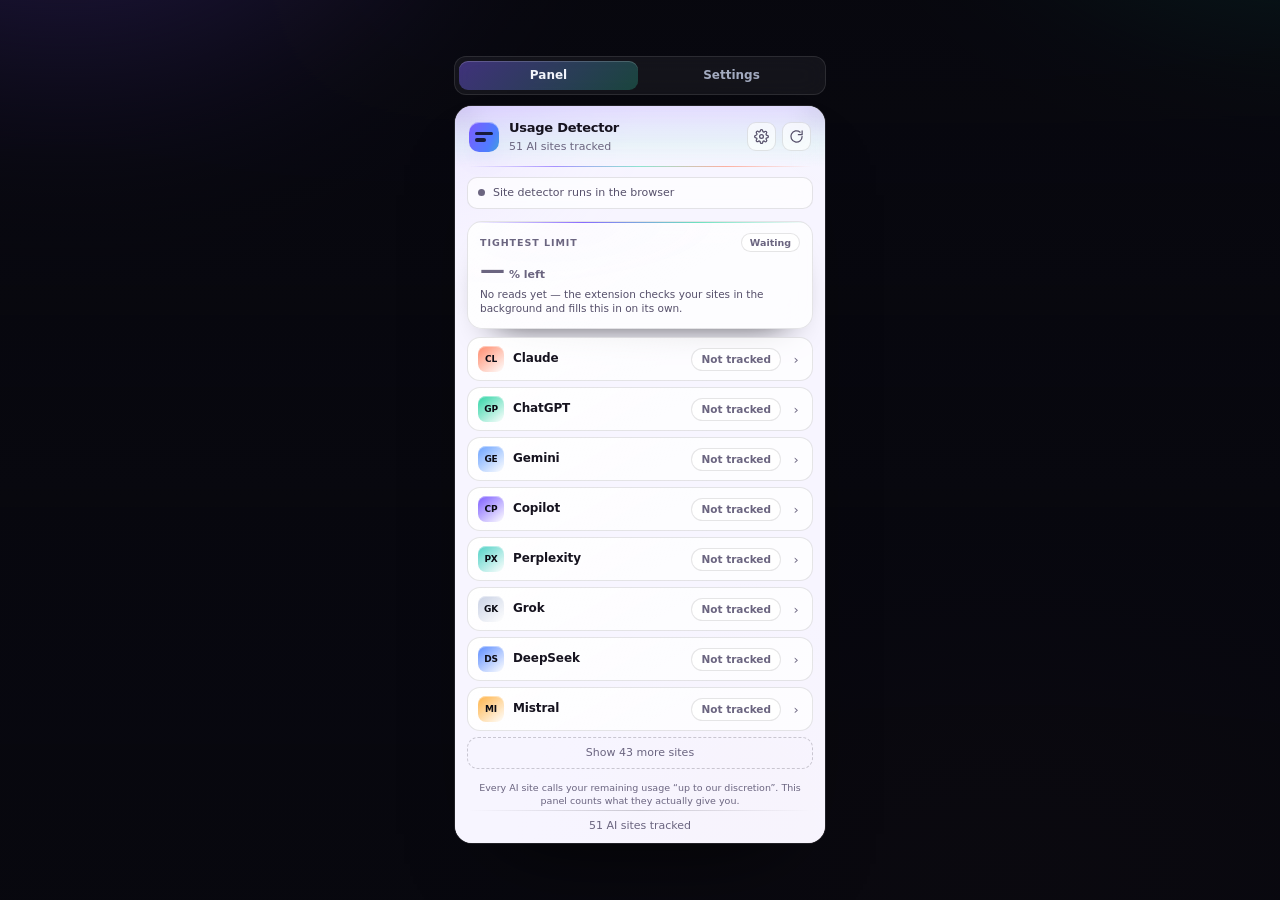
<file: preview/index.html>
<!doctype html>
<html lang="en">
<head>
<meta charset="utf-8">
<meta name="viewport" content="width=device-width, initial-scale=1">
<title>Usage Detector</title>
<meta name="color-scheme" content="dark">
<link rel="stylesheet" href="/preview/preview.css">
</head>
<body>
<main class="shell">
  <nav class="tabs" role="tablist" aria-label="Extension pages">
    <button class="tab is-on" type="button" role="tab" aria-selected="true" data-view="panel" data-src="/extension/popup/popup.html">Panel</button>
    <button class="tab" type="button" role="tab" aria-selected="false" data-view="settings" data-src="/extension/options/options.html">Settings</button>
  </nav>
  <iframe id="stage-frame" src="/extension/popup/popup.html" title="Usage Detector panel"></iframe>
</main>
<script src="/preview/preview.js"></script>
</body>
</html>
</file>
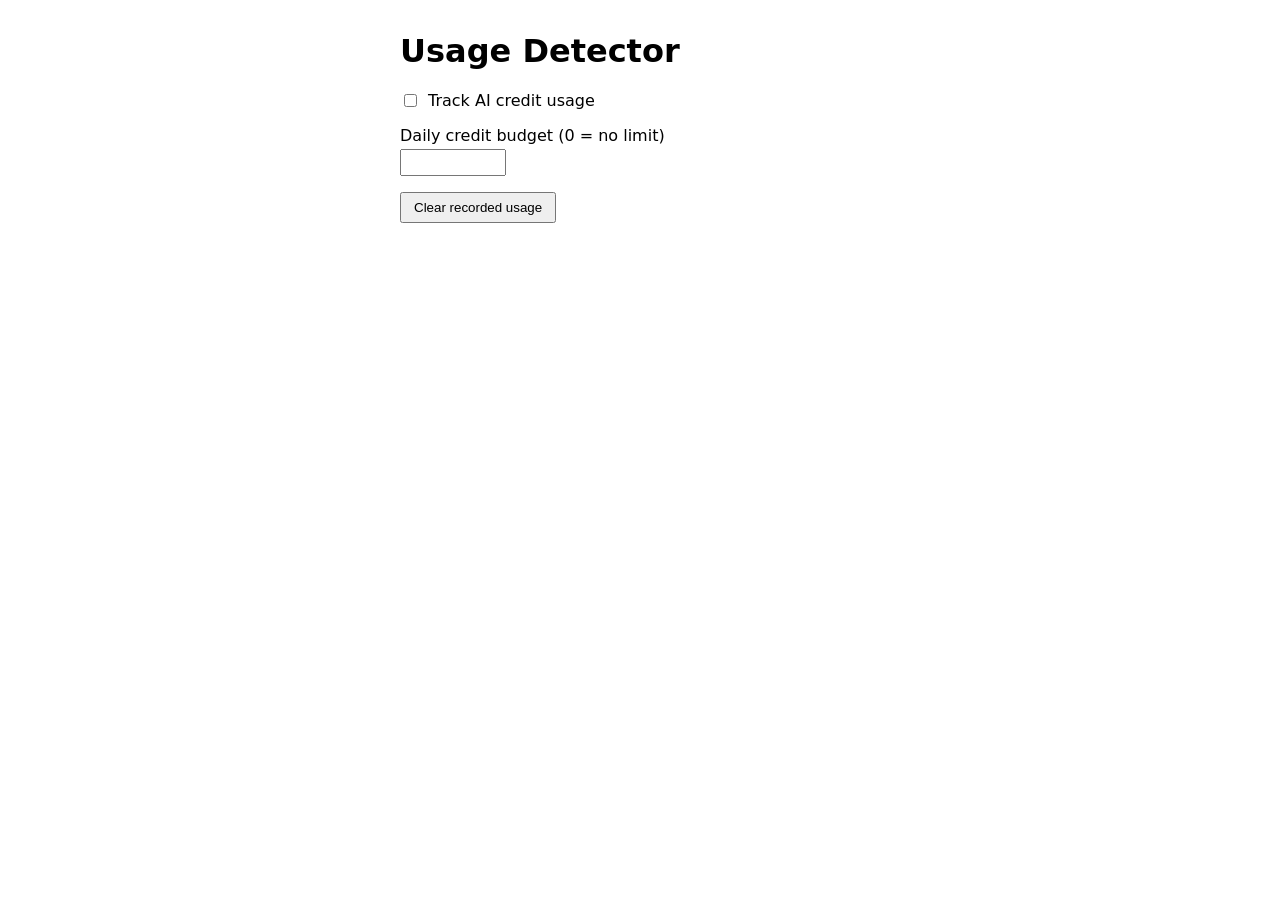
<file: options.html>
<!DOCTYPE html>
<html lang="en">
  <head>
    <meta charset="UTF-8" />
    <title>Usage Detector — Options</title>
    <style>
      body { font-family: system-ui, sans-serif; max-width: 480px; margin: 32px auto; padding: 0 16px; }
      label { display: flex; align-items: center; gap: 8px; margin-bottom: 16px; }
      .field { margin-bottom: 16px; }
      .field input { width: 90px; padding: 4px 6px; }
      button { padding: 6px 12px; }
      #status { color: #666; font-size: 13px; }
    </style>
  </head>
  <body>
    <h1>Usage Detector</h1>
    <label>
      <input type="checkbox" id="enabled" />
      Track AI credit usage
    </label>
    <div class="field">
      <label for="budget" style="display:block; margin-bottom:4px;">Daily credit budget (0 = no limit)</label>
      <input type="number" id="budget" min="0" step="1" />
    </div>
    <button id="clear">Clear recorded usage</button>
    <p id="status"></p>
    <script src="options.js"></script>
  </body>
</html>
</file>
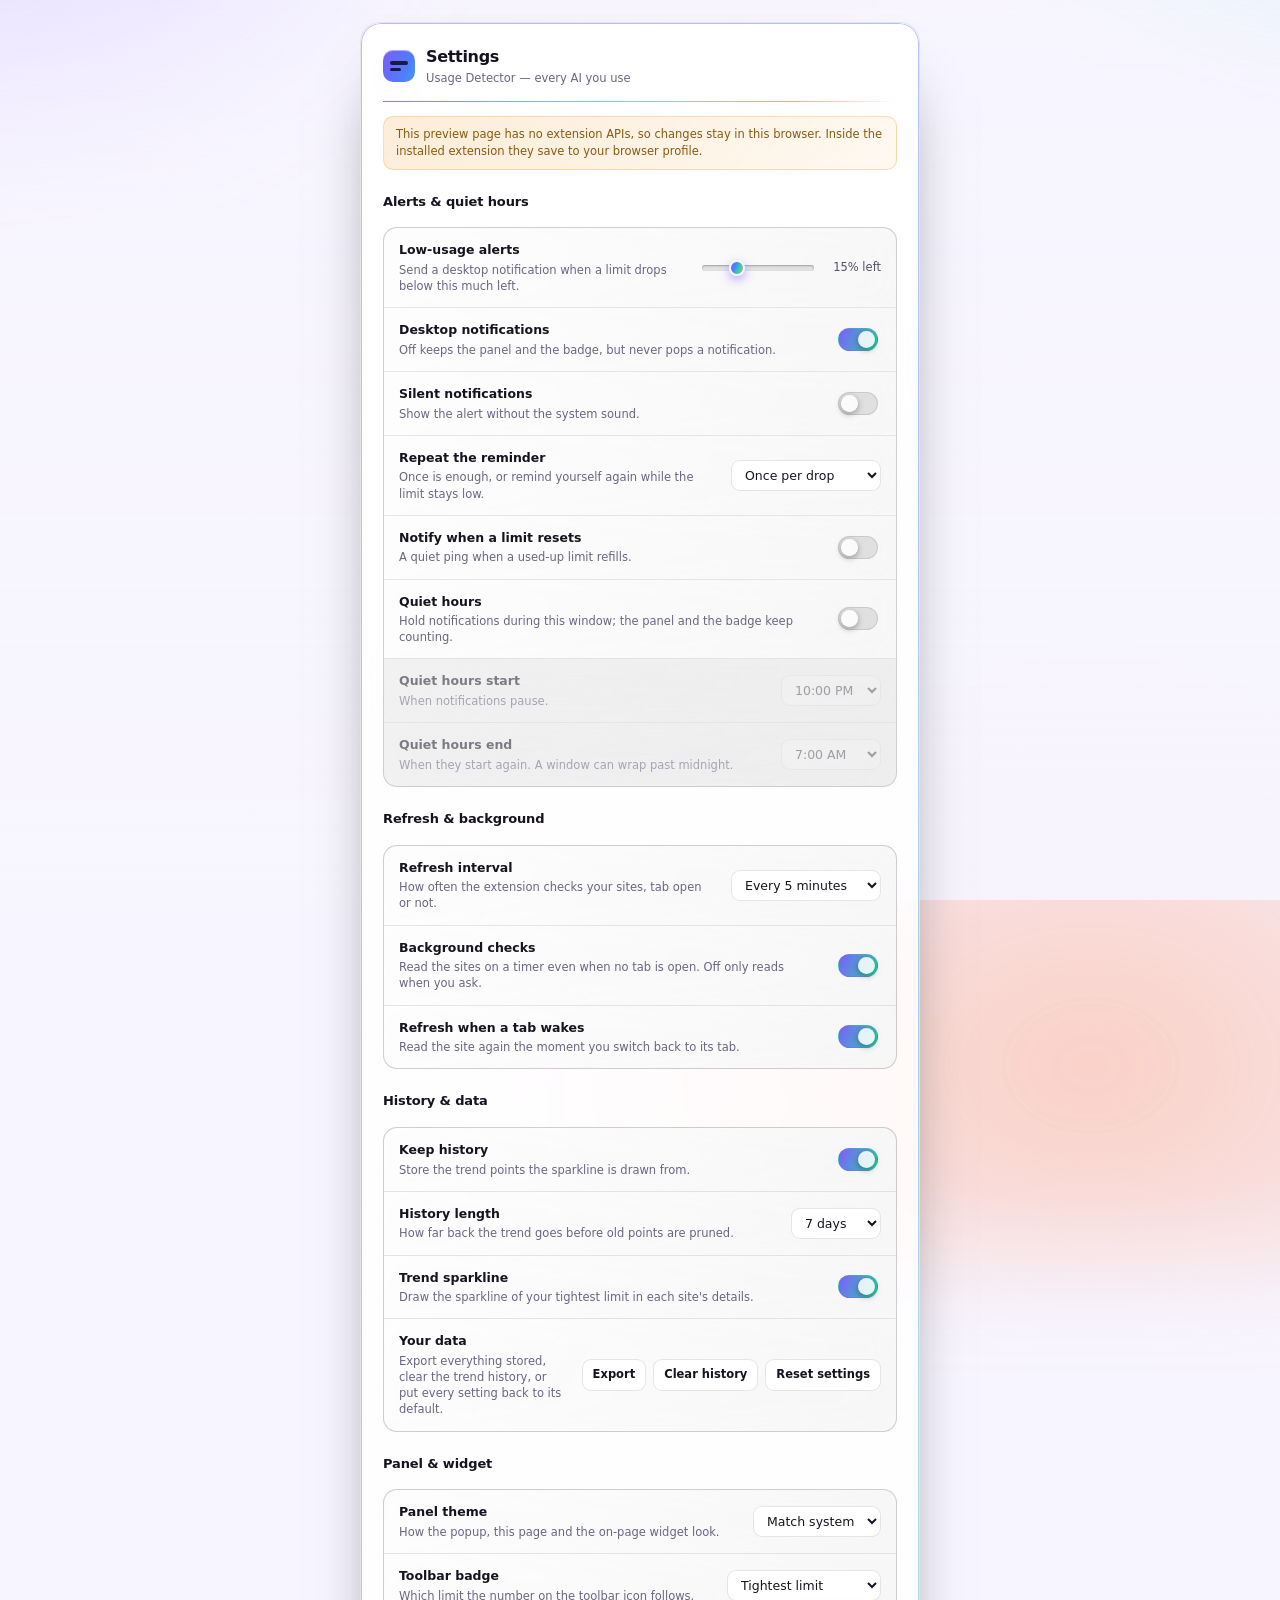
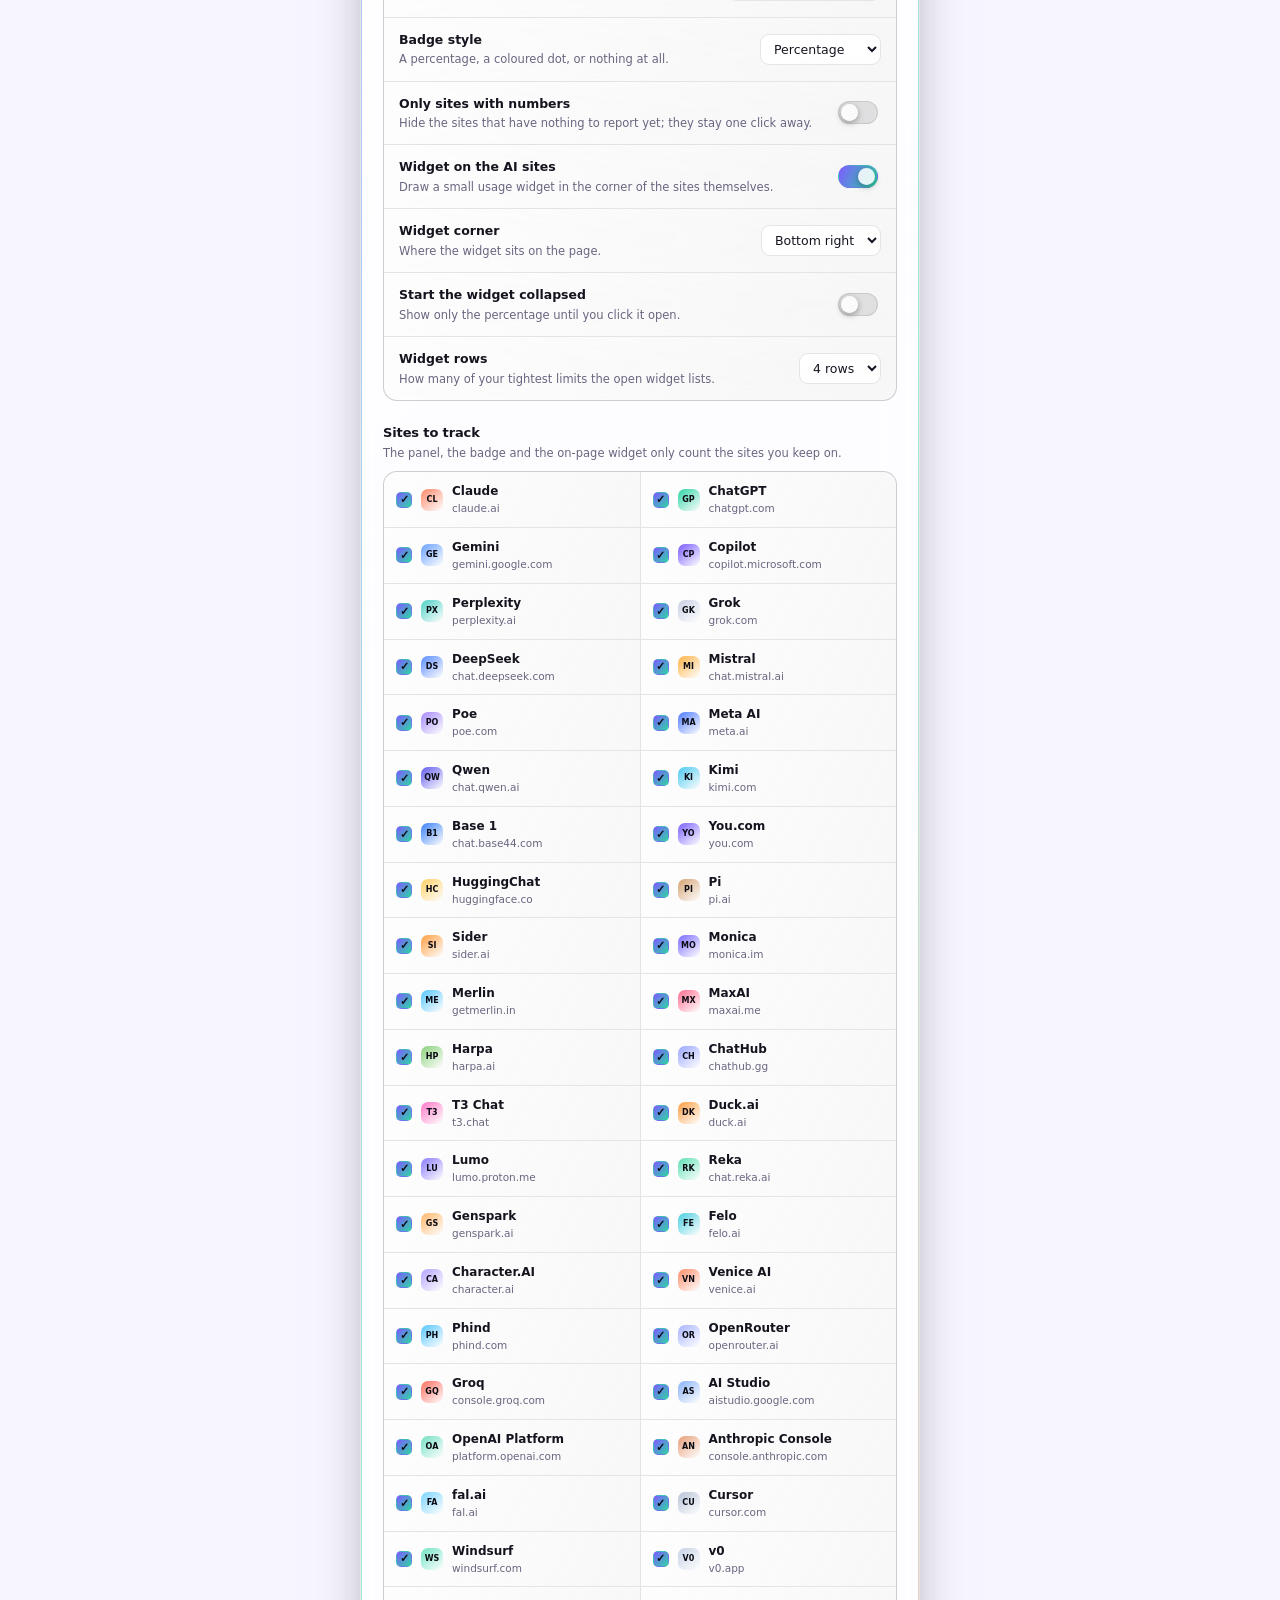
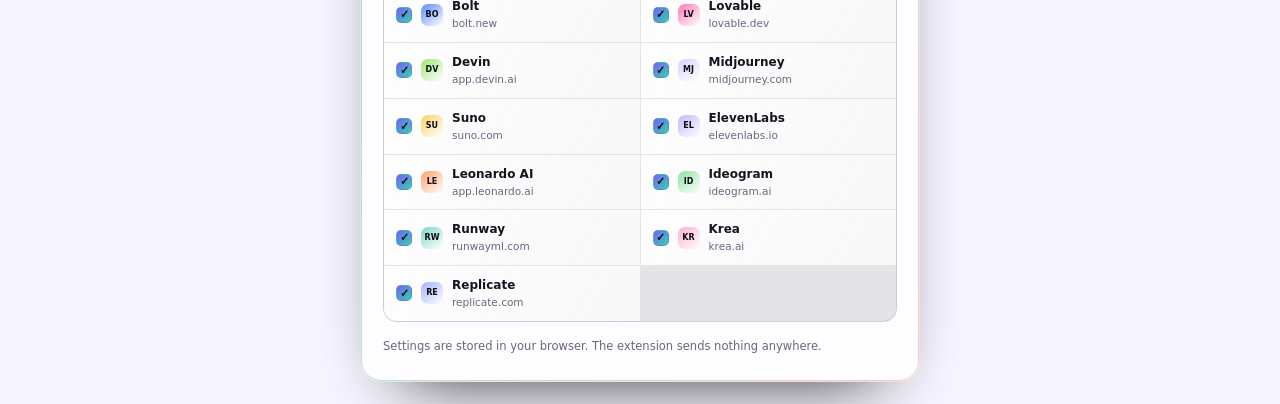
<file: extension/options/options.html>
<!doctype html>
<html lang="en">
<head>
<meta charset="utf-8">
<meta name="viewport" content="width=device-width, initial-scale=1">
<title>Usage Detector — Settings</title>
<link rel="stylesheet" href="options.css">
</head>
<body>
<main class="panel">
  <header class="head">
    <span class="logo" aria-hidden="true"><i></i><i></i></span>
    <div class="head-text">
      <h1>Settings</h1>
      <p>Usage Detector — every AI you use</p>
    </div>
    <span class="saved" id="saved" aria-live="polite"></span>
  </header>

  <p class="banner" id="banner" hidden></p>

  <h2 class="group-title">Alerts &amp; quiet hours</h2>
  <form class="rows" id="alerts" autocomplete="off">
    <div class="row">
      <div class="row-text">
        <label class="row-title" for="alertThreshold">Low-usage alerts</label>
        <span class="row-hint">Send a desktop notification when a limit drops below this much left.</span>
      </div>
      <div class="control">
        <input id="alertThreshold" name="alertThreshold" type="range" min="1" max="50" step="1">
        <output id="alertThresholdValue" for="alertThreshold">15% left</output>
      </div>
    </div>

    <div class="row">
      <div class="row-text">
        <label class="row-title" for="notifications">Desktop notifications</label>
        <span class="row-hint">Off keeps the panel and the badge, but never pops a notification.</span>
      </div>
      <div class="control">
        <input id="notifications" name="notifications" class="switch" type="checkbox">
      </div>
    </div>

    <div class="row" id="silentNotificationsRow">
      <div class="row-text">
        <label class="row-title" for="silentNotifications">Silent notifications</label>
        <span class="row-hint">Show the alert without the system sound.</span>
      </div>
      <div class="control">
        <input id="silentNotifications" name="silentNotifications" class="switch" type="checkbox">
      </div>
    </div>

    <div class="row" id="alertRepeatRow">
      <div class="row-text">
        <label class="row-title" for="alertRepeatMinutes">Repeat the reminder</label>
        <span class="row-hint">Once is enough, or remind yourself again while the limit stays low.</span>
      </div>
      <div class="control">
        <select id="alertRepeatMinutes" name="alertRepeatMinutes">
          <option value="0">Once per drop</option>
          <option value="15">Every 15 minutes</option>
          <option value="30">Every 30 minutes</option>
          <option value="60">Every hour</option>
          <option value="120">Every 2 hours</option>
        </select>
      </div>
    </div>

    <div class="row">
      <div class="row-text">
        <label class="row-title" for="notifyOnReset">Notify when a limit resets</label>
        <span class="row-hint">A quiet ping when a used-up limit refills.</span>
      </div>
      <div class="control">
        <input id="notifyOnReset" name="notifyOnReset" class="switch" type="checkbox">
      </div>
    </div>

    <div class="row">
      <div class="row-text">
        <label class="row-title" for="quietHours">Quiet hours</label>
        <span class="row-hint">Hold notifications during this window; the panel and the badge keep counting.</span>
      </div>
      <div class="control">
        <input id="quietHours" name="quietHours" class="switch" type="checkbox">
      </div>
    </div>

    <div class="row" id="quietStartRow">
      <div class="row-text">
        <label class="row-title" for="quietStart">Quiet hours start</label>
        <span class="row-hint">When notifications pause.</span>
      </div>
      <div class="control">
        <select id="quietStart" name="quietStart"></select>
      </div>
    </div>

    <div class="row" id="quietEndRow">
      <div class="row-text">
        <label class="row-title" for="quietEnd">Quiet hours end</label>
        <span class="row-hint">When they start again. A window can wrap past midnight.</span>
      </div>
      <div class="control">
        <select id="quietEnd" name="quietEnd"></select>
      </div>
    </div>
  </form>

  <h2 class="group-title">Refresh &amp; background</h2>
  <form class="rows" id="refresh" autocomplete="off">
    <div class="row">
      <div class="row-text">
        <label class="row-title" for="refreshMinutes">Refresh interval</label>
        <span class="row-hint">How often the extension checks your sites, tab open or not.</span>
      </div>
      <div class="control">
        <select id="refreshMinutes" name="refreshMinutes">
          <option value="1">Every minute</option>
          <option value="2">Every 2 minutes</option>
          <option value="5">Every 5 minutes</option>
          <option value="10">Every 10 minutes</option>
          <option value="15">Every 15 minutes</option>
          <option value="30">Every 30 minutes</option>
        </select>
      </div>
    </div>

    <div class="row">
      <div class="row-text">
        <label class="row-title" for="backgroundPolling">Background checks</label>
        <span class="row-hint">Read the sites on a timer even when no tab is open. Off only reads when you ask.</span>
      </div>
      <div class="control">
        <input id="backgroundPolling" name="backgroundPolling" class="switch" type="checkbox">
      </div>
    </div>

    <div class="row">
      <div class="row-text">
        <label class="row-title" for="refreshOnFocus">Refresh when a tab wakes</label>
        <span class="row-hint">Read the site again the moment you switch back to its tab.</span>
      </div>
      <div class="control">
        <input id="refreshOnFocus" name="refreshOnFocus" class="switch" type="checkbox">
      </div>
    </div>
  </form>

  <h2 class="group-title">History &amp; data</h2>
  <form class="rows" id="history" autocomplete="off">
    <div class="row">
      <div class="row-text">
        <label class="row-title" for="recordHistory">Keep history</label>
        <span class="row-hint">Store the trend points the sparkline is drawn from.</span>
      </div>
      <div class="control">
        <input id="recordHistory" name="recordHistory" class="switch" type="checkbox">
      </div>
    </div>

    <div class="row" id="historyDaysRow">
      <div class="row-text">
        <label class="row-title" for="historyDays">History length</label>
        <span class="row-hint">How far back the trend goes before old points are pruned.</span>
      </div>
      <div class="control">
        <select id="historyDays" name="historyDays">
          <option value="3">3 days</option>
          <option value="7">7 days</option>
          <option value="14">14 days</option>
          <option value="30">30 days</option>
        </select>
      </div>
    </div>

    <div class="row" id="showHistoryRow">
      <div class="row-text">
        <label class="row-title" for="showHistory">Trend sparkline</label>
        <span class="row-hint">Draw the sparkline of your tightest limit in each site's details.</span>
      </div>
      <div class="control">
        <input id="showHistory" name="showHistory" class="switch" type="checkbox">
      </div>
    </div>

    <div class="row">
      <div class="row-text">
        <span class="row-title">Your data</span>
        <span class="row-hint">Export everything stored, clear the trend history, or put every setting back to its default.</span>
      </div>
      <div class="control actions">
        <button type="button" class="action" id="exportData">Export</button>
        <button type="button" class="action" id="clearHistory">Clear history</button>
        <button type="button" class="action" id="resetSettings">Reset settings</button>
      </div>
    </div>
  </form>

  <h2 class="group-title">Panel &amp; widget</h2>
  <form class="rows" id="panel" autocomplete="off">
    <div class="row">
      <div class="row-text">
        <label class="row-title" for="theme">Panel theme</label>
        <span class="row-hint">How the popup, this page and the on-page widget look.</span>
      </div>
      <div class="control">
        <select id="theme" name="theme">
          <option value="auto">Match system</option>
          <option value="light">Light</option>
          <option value="dark">Dark</option>
        </select>
      </div>
    </div>

    <div class="row" id="badgeModeRow">
      <div class="row-text">
        <label class="row-title" for="badgeMode">Toolbar badge</label>
        <span class="row-hint">Which limit the number on the toolbar icon follows.</span>
      </div>
      <div class="control">
        <select id="badgeMode" name="badgeMode"></select>
      </div>
    </div>

    <div class="row" id="badgeStyleRow">
      <div class="row-text">
        <label class="row-title" for="badgeStyle">Badge style</label>
        <span class="row-hint">A percentage, a coloured dot, or nothing at all.</span>
      </div>
      <div class="control">
        <select id="badgeStyle" name="badgeStyle">
          <option value="percent">Percentage</option>
          <option value="dot">Coloured dot</option>
          <option value="off">Hidden</option>
        </select>
      </div>
    </div>

    <div class="row">
      <div class="row-text">
        <label class="row-title" for="hideIdleSites">Only sites with numbers</label>
        <span class="row-hint">Hide the sites that have nothing to report yet; they stay one click away.</span>
      </div>
      <div class="control">
        <input id="hideIdleSites" name="hideIdleSites" class="switch" type="checkbox">
      </div>
    </div>

    <div class="row">
      <div class="row-text">
        <label class="row-title" for="overlayEnabled">Widget on the AI sites</label>
        <span class="row-hint">Draw a small usage widget in the corner of the sites themselves.</span>
      </div>
      <div class="control">
        <input id="overlayEnabled" name="overlayEnabled" class="switch" type="checkbox">
      </div>
    </div>

    <div class="row" id="overlayPositionRow">
      <div class="row-text">
        <label class="row-title" for="overlayPosition">Widget corner</label>
        <span class="row-hint">Where the widget sits on the page.</span>
      </div>
      <div class="control">
        <select id="overlayPosition" name="overlayPosition">
          <option value="bottom-right">Bottom right</option>
          <option value="bottom-left">Bottom left</option>
          <option value="top-right">Top right</option>
          <option value="top-left">Top left</option>
        </select>
      </div>
    </div>

    <div class="row" id="overlayCompactRow">
      <div class="row-text">
        <label class="row-title" for="overlayCompact">Start the widget collapsed</label>
        <span class="row-hint">Show only the percentage until you click it open.</span>
      </div>
      <div class="control">
        <input id="overlayCompact" name="overlayCompact" class="switch" type="checkbox">
      </div>
    </div>

    <div class="row" id="overlayRowsRow">
      <div class="row-text">
        <label class="row-title" for="overlayRows">Widget rows</label>
        <span class="row-hint">How many of your tightest limits the open widget lists.</span>
      </div>
      <div class="control">
        <select id="overlayRows" name="overlayRows">
          <option value="1">1 row</option>
          <option value="2">2 rows</option>
          <option value="3">3 rows</option>
          <option value="4">4 rows</option>
          <option value="5">5 rows</option>
          <option value="6">6 rows</option>
        </select>
      </div>
    </div>
  </form>

  <h2 class="group-title">Sites to track</h2>
  <p class="group-hint">The panel, the badge and the on-page widget only count the sites you keep on.</p>
  <div class="sites" id="sites"></div>

  <p class="foot">Settings are stored in your browser. The extension sends nothing anywhere.</p>
</main>

<script src="../sites.js"></script>
<script src="../settings.js"></script>
<script src="options.js"></script>
</body>
</html>
</file>
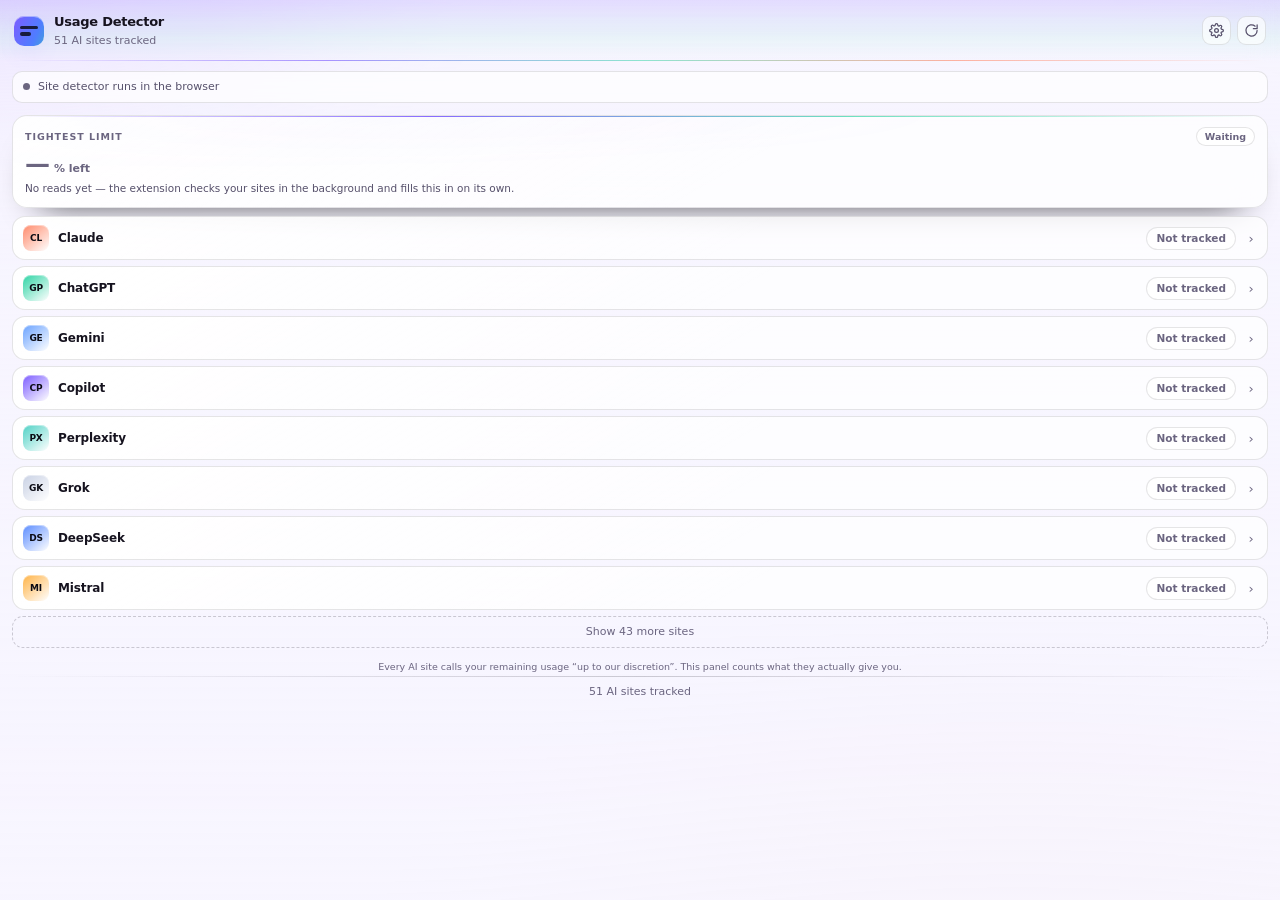
<file: extension/popup/popup.html>
<!doctype html>
<html lang="en">
<head>
<meta charset="utf-8">
<meta name="viewport" content="width=device-width, initial-scale=1">
<title>Usage Detector</title>
<link rel="stylesheet" href="popup.css">
</head>
<body>
<header class="head">
  <div class="brand">
    <span class="logo" aria-hidden="true"><i></i><i></i></span>
    <div class="brand-text">
      <h1>Usage Detector</h1>
      <p id="subtitle">AI limits</p>
    </div>
  </div>
  <div class="head-actions">
    <button id="settings" class="icon-btn" type="button" title="Settings" aria-label="Open settings">
      <svg viewBox="0 0 24 24" width="15" height="15" fill="none" stroke="currentColor" stroke-width="2" stroke-linecap="round" stroke-linejoin="round" aria-hidden="true">
        <circle cx="12" cy="12" r="3"></circle>
        <path d="M19.4 15a1.7 1.7 0 0 0 .34 1.87l.06.06a2 2 0 1 1-2.83 2.83l-.06-.06a1.7 1.7 0 0 0-1.87-.34 1.7 1.7 0 0 0-1 1.55V21a2 2 0 1 1-4 0v-.09a1.7 1.7 0 0 0-1.11-1.55 1.7 1.7 0 0 0-1.87.34l-.06.06a2 2 0 1 1-2.83-2.83l.06-.06a1.7 1.7 0 0 0 .34-1.87 1.7 1.7 0 0 0-1.55-1H3a2 2 0 1 1 0-4h.09a1.7 1.7 0 0 0 1.55-1.11 1.7 1.7 0 0 0-.34-1.87l-.06-.06a2 2 0 1 1 2.83-2.83l.06.06a1.7 1.7 0 0 0 1.87.34H9a1.7 1.7 0 0 0 1-1.55V3a2 2 0 1 1 4 0v.09a1.7 1.7 0 0 0 1 1.55 1.7 1.7 0 0 0 1.87-.34l.06-.06a2 2 0 1 1 2.83 2.83l-.06.06a1.7 1.7 0 0 0-.34 1.87V9a1.7 1.7 0 0 0 1.55 1H21a2 2 0 1 1 0 4h-.09a1.7 1.7 0 0 0-1.55 1Z"></path>
      </svg>
    </button>
    <button id="refresh" class="icon-btn" type="button" title="Refresh" aria-label="Refresh usage">
      <svg viewBox="0 0 24 24" width="15" height="15" fill="none" stroke="currentColor" stroke-width="2" stroke-linecap="round" stroke-linejoin="round" aria-hidden="true">
        <path d="M21 12a9 9 0 1 1-3.2-6.9"></path>
        <path d="M21 3v6h-6"></path>
      </svg>
    </button>
  </div>
</header>

<section id="detect" class="detect" aria-live="polite">
  <span class="detect-dot" aria-hidden="true"></span>
  <span id="detect-text" class="detect-text">Checking this tab…</span>
  <button id="detect-action" class="detect-action" type="button" hidden>Read tab</button>
</section>

<section id="overview" class="overview" aria-live="polite"></section>

<main id="providers" class="providers" aria-live="polite"></main>

<p class="why">Every AI site calls your remaining usage “up to our discretion”. This panel counts what they actually give you.</p>

<footer class="foot">
  <span id="foot-text" class="foot-text">Tracking your AI sites</span>
  <button id="open-active" class="link" type="button" hidden>Open site</button>
</footer>

<script src="../sites.js"></script>
<script src="../settings.js"></script>
<script src="popup.js"></script>
</body>
</html>
</file>
<file: preview/preview.css>
:root {
  color-scheme: dark;
  --bg: #08080f;
  --line: rgba(255, 255, 255, 0.1);
}

* {
  box-sizing: border-box;
}

html {
  background: var(--bg);
}

body {
  margin: 0;
  min-height: 100vh;
  display: grid;
  place-items: center;
  padding: 28px 20px;
  background: transparent;
  font: 13px/1.45 ui-sans-serif, system-ui, -apple-system, "Segoe UI", Roboto, "Helvetica Neue", Arial, sans-serif;
  -webkit-font-smoothing: antialiased;
  overflow-x: hidden;
}

/* the same colour field the panel sits on inside the browser */
body::before,
body::after {
  content: "";
  position: fixed;
  inset: 0;
  pointer-events: none;
}

body::before {
  inset: -30% -20%;
  background:
    radial-gradient(38% 34% at 18% 8%, rgba(124, 92, 255, 0.5), transparent 70%),
    radial-gradient(34% 30% at 88% 4%, rgba(47, 212, 165, 0.34), transparent 70%),
    radial-gradient(44% 40% at 70% 88%, rgba(255, 138, 107, 0.34), transparent 70%);
  filter: blur(60px) saturate(140%);
}

body::after {
  background: linear-gradient(180deg, rgba(8, 8, 15, 0.55), rgba(8, 8, 15, 0.9) 60%, rgba(8, 8, 15, 0.96));
}

.shell {
  position: relative;
  z-index: 1;
  width: 100%;
  max-width: 620px;
  display: grid;
  justify-items: center;
  gap: 10px;
}

/* panel and settings, side by side — the two pages the extension ships */
.tabs {
  display: flex;
  gap: 4px;
  width: 100%;
  max-width: 372px;
  padding: 4px;
  border: 1px solid var(--line);
  border-radius: 12px;
  background: rgba(255, 255, 255, 0.05);
  backdrop-filter: blur(12px);
}

body[data-view="settings"] .tabs {
  max-width: 620px;
}

.tab {
  flex: 1;
  padding: 6px 10px;
  border: 0;
  border-radius: 9px;
  background: none;
  color: #a3abc0;
  font: inherit;
  font-size: 12px;
  font-weight: 620;
  cursor: pointer;
  transition: background 0.16s ease, color 0.16s ease;
}

.tab:hover {
  color: #f2f4fb;
}

.tab.is-on {
  color: #f2f4fb;
  background: linear-gradient(135deg, rgba(124, 92, 255, 0.42), rgba(47, 212, 165, 0.26));
  box-shadow: inset 0 1px 0 rgba(255, 255, 255, 0.18);
}

.tab:focus-visible {
  outline: 2px solid rgba(124, 92, 255, 0.9);
  outline-offset: 2px;
}

.shell iframe {
  display: block;
  width: 100%;
  max-width: 372px;
  height: 560px;
  border: 1px solid var(--line);
  border-radius: 18px;
  background: transparent;
  box-shadow: 0 40px 90px -50px rgba(0, 0, 0, 0.95);
}

body[data-view="settings"] .shell iframe {
  max-width: 620px;
}

@media (max-width: 420px) {
  body {
    padding: 16px 12px;
  }

  .shell {
    max-width: none;
  }

  .shell iframe {
    border-radius: 16px;
  }
}
</file>
<file: extension/options/options.css>
:root {
  --bg: #08080f;
  --ink: #f2f4fb;
  --muted: #a3abc0;
  --dim: #788199;
  --line: rgba(255, 255, 255, 0.1);
  --line-strong: rgba(255, 255, 255, 0.18);
  --glass: rgba(255, 255, 255, 0.05);
  --glass-2: rgba(255, 255, 255, 0.085);
  --panel-wash: linear-gradient(150deg, rgba(255, 255, 255, 0.08), rgba(255, 255, 255, 0.024) 58%);
  --row-wash: linear-gradient(120deg, rgba(255, 255, 255, 0.05), rgba(255, 255, 255, 0.015));
  --track: rgba(255, 255, 255, 0.1);
  --scrim: linear-gradient(180deg, rgba(8, 8, 15, 0.55) 0%, rgba(8, 8, 15, 0.88) 60%, rgba(8, 8, 15, 0.96) 100%);
  --ok: #2fd4a5;
  --ok-ink: #6ff0c8;
  --warn-ink: #ffc978;
  --claude: #ff8a6b;
  --chatgpt: #2fd4a5;
  --flow: linear-gradient(115deg, #7c5cff 0%, #4f7dff 32%, #2fd4a5 66%, #ff8a6b 100%);
  color-scheme: dark;
}

:root[data-theme="light"] {
  --bg: #f7f5ff;
  --ink: #16131f;
  --muted: #56506b;
  --dim: #6b6580;
  --line: rgba(22, 19, 31, 0.11);
  --line-strong: rgba(22, 19, 31, 0.2);
  --glass: rgba(255, 255, 255, 0.7);
  --glass-2: rgba(255, 255, 255, 0.92);
  --panel-wash: linear-gradient(150deg, rgba(255, 255, 255, 0.97), rgba(255, 255, 255, 0.76) 58%);
  --row-wash: linear-gradient(120deg, rgba(255, 255, 255, 0.95), rgba(255, 255, 255, 0.72));
  --track: rgba(22, 19, 31, 0.1);
  --scrim: linear-gradient(180deg, rgba(247, 245, 255, 0.45) 0%, rgba(247, 245, 255, 0.84) 60%, rgba(247, 245, 255, 0.94) 100%);
  --ok-ink: #0f7a5b;
  --warn-ink: #8a5a10;
  color-scheme: light;
}

* {
  box-sizing: border-box;
}

html {
  background: var(--bg);
}

body {
  position: relative;
  margin: 0;
  min-height: 100vh;
  padding: 22px 20px;
  background: transparent;
  color: var(--ink);
  font: 13.5px/1.5 ui-sans-serif, system-ui, -apple-system, "Segoe UI", Roboto, "Helvetica Neue", Arial, sans-serif;
  -webkit-font-smoothing: antialiased;
}

body::before,
body::after {
  content: "";
  position: fixed;
  z-index: -1;
  pointer-events: none;
}

body::before {
  inset: -40% -30%;
  background:
    radial-gradient(36% 32% at 16% 12%, rgba(124, 92, 255, 0.62), transparent 70%),
    radial-gradient(34% 30% at 88% 6%, rgba(47, 212, 165, 0.42), transparent 70%),
    radial-gradient(44% 40% at 72% 88%, rgba(255, 138, 107, 0.46), transparent 70%);
  filter: blur(52px) saturate(140%);
  animation: drift 28s ease-in-out infinite alternate;
}

body::after {
  inset: 0;
  background: var(--scrim);
}

:root[data-theme="light"] body::before {
  background:
    radial-gradient(36% 32% at 16% 12%, rgba(160, 132, 255, 0.48), transparent 70%),
    radial-gradient(34% 30% at 88% 6%, rgba(63, 214, 175, 0.38), transparent 70%),
    radial-gradient(44% 40% at 72% 88%, rgba(255, 156, 126, 0.4), transparent 70%);
}

@keyframes drift {
  0% {
    transform: translate3d(-3%, -2%, 0) scale(1.05);
  }
  50% {
    transform: translate3d(3%, 2%, 0) scale(1.12);
  }
  100% {
    transform: translate3d(4%, -3%, 0) scale(1.07);
  }
}

.panel {
  position: relative;
  max-width: 560px;
  margin: 0 auto;
  padding: 22px 22px 26px;
  border-radius: 20px;
  background: var(--panel-wash);
  border: 1px solid var(--line);
  backdrop-filter: blur(22px) saturate(140%);
  box-shadow: 0 34px 70px -42px rgba(0, 0, 0, 0.95), inset 0 1px 0 rgba(255, 255, 255, 0.08);
}

.panel::before {
  content: "";
  position: absolute;
  inset: 0;
  border-radius: inherit;
  padding: 1px;
  background: var(--flow);
  opacity: 0.45;
  -webkit-mask: linear-gradient(#000 0 0) content-box, linear-gradient(#000 0 0);
  -webkit-mask-composite: xor;
  mask: linear-gradient(#000 0 0) content-box, linear-gradient(#000 0 0);
  mask-composite: exclude;
  pointer-events: none;
}

/* header */
.head {
  position: relative;
  display: flex;
  align-items: center;
  gap: 11px;
  padding-bottom: 15px;
}

.head::after {
  content: "";
  position: absolute;
  left: 0;
  right: 0;
  bottom: 0;
  height: 1px;
  background: linear-gradient(90deg, rgba(124, 92, 255, 0.85), rgba(47, 212, 165, 0.7) 45%, rgba(255, 138, 107, 0.75) 80%, transparent);
}

.logo {
  width: 32px;
  height: 32px;
  flex: none;
  border-radius: 10px;
  background: var(--flow);
  background-size: 220% 220%;
  animation: shimmer 14s ease-in-out infinite alternate;
  display: flex;
  flex-direction: column;
  justify-content: center;
  gap: 3px;
  padding: 0 7px;
  box-shadow: 0 12px 26px -14px rgba(124, 92, 255, 0.95), inset 0 1px 0 rgba(255, 255, 255, 0.45);
}

@keyframes shimmer {
  from {
    background-position: 0% 50%;
  }
  to {
    background-position: 100% 50%;
  }
}

.logo i {
  display: block;
  height: 3.5px;
  border-radius: 2px;
  background: rgba(9, 9, 18, 0.82);
}

.logo i:first-child {
  width: 100%;
}

.logo i:last-child {
  width: 62%;
}

.head-text {
  min-width: 0;
}

h1 {
  margin: 0;
  font-size: 16px;
  font-weight: 680;
  letter-spacing: -0.02em;
}

.head-text p {
  margin: 1px 0 0;
  font-size: 11.5px;
  color: var(--dim);
}

.saved {
  margin-left: auto;
  flex: none;
  font-size: 11px;
  font-weight: 720;
  color: var(--ok-ink);
  opacity: 0;
  transition: opacity 0.18s ease;
}

.saved.is-on {
  opacity: 1;
}

/* rows */
.rows {
  display: grid;
  gap: 1px;
  margin: 16px 0 0;
  border: 1px solid var(--line);
  border-radius: 14px;
  overflow: hidden;
  background: var(--line);
}

.row {
  display: flex;
  align-items: center;
  justify-content: space-between;
  gap: 18px;
  padding: 13px 15px;
  background: var(--row-wash);
  backdrop-filter: blur(14px);
  transition: background 0.16s ease;
}

.row:hover {
  background: linear-gradient(120deg, rgba(124, 92, 255, 0.14), rgba(47, 212, 165, 0.08));
}

.row-text {
  min-width: 0;
}

.row-title {
  display: block;
  font-weight: 660;
  font-size: 12.5px;
}

.row-hint {
  display: block;
  margin-top: 2px;
  font-size: 11.5px;
  line-height: 1.4;
  color: var(--dim);
}

.control {
  flex: none;
  display: flex;
  align-items: center;
  gap: 9px;
}

.actions {
  flex-wrap: wrap;
  justify-content: flex-end;
  gap: 7px;
}

.action {
  font: inherit;
  font-size: 11.5px;
  font-weight: 650;
  color: var(--ink);
  background: var(--glass-2);
  border: 1px solid var(--line);
  border-radius: 9px;
  padding: 6px 10px;
  cursor: pointer;
  transition: border-color 0.16s ease, background 0.16s ease, transform 0.16s ease;
}

.action:hover {
  border-color: var(--line-strong);
  background: linear-gradient(120deg, rgba(124, 92, 255, 0.22), rgba(47, 212, 165, 0.16));
  transform: translateY(-1px);
}

.action:focus-visible {
  outline: 2px solid rgba(124, 92, 255, 0.9);
  outline-offset: 2px;
}

input[type="range"] {
  -webkit-appearance: none;
  appearance: none;
  width: 112px;
  height: 6px;
  border-radius: 999px;
  background: var(--track);
  box-shadow: inset 0 1px 2px rgba(0, 0, 0, 0.3);
  cursor: pointer;
}

input[type="range"]::-webkit-slider-thumb {
  -webkit-appearance: none;
  appearance: none;
  width: 16px;
  height: 16px;
  border-radius: 999px;
  background: var(--flow);
  border: 2px solid rgba(255, 255, 255, 0.9);
  box-shadow: 0 4px 12px -2px rgba(124, 92, 255, 0.95);
}

output {
  min-width: 56px;
  text-align: right;
  font-size: 11.5px;
  color: var(--muted);
  font-variant-numeric: tabular-nums;
}

select {
  font: inherit;
  font-size: 12.5px;
  color: var(--ink);
  background: var(--glass-2);
  border: 1px solid var(--line);
  border-radius: 9px;
  padding: 6px 9px;
  cursor: pointer;
  box-shadow: inset 0 1px 0 rgba(255, 255, 255, 0.1);
}

select:hover {
  border-color: var(--line-strong);
}

select:focus-visible,
input[type="range"]:focus-visible {
  outline: 2px solid rgba(124, 92, 255, 0.9);
  outline-offset: 2px;
}

.banner {
  margin: 14px 0 0;
  padding: 9px 12px;
  font-size: 11.5px;
  line-height: 1.45;
  color: var(--warn-ink);
  background: linear-gradient(135deg, rgba(240, 166, 60, 0.2), rgba(240, 166, 60, 0.07));
  border: 1px solid rgba(240, 166, 60, 0.34);
  border-radius: 10px;
}

.foot {
  margin: 16px 0 0;
  font-size: 11.5px;
  color: var(--dim);
}

@media (max-width: 460px) {
  .panel {
    padding: 20px 16px 24px;
  }

  .row {
    flex-direction: column;
    align-items: flex-start;
    gap: 9px;
  }

  .control {
    width: 100%;
  }

  input[type="range"] {
    flex: 1;
    width: auto;
  }

  select {
    width: 100%;
  }
}

/* switches */
.switch {
  -webkit-appearance: none;
  appearance: none;
  position: relative;
  flex: none;
  width: 40px;
  height: 23px;
  border-radius: 999px;
  border: 1px solid var(--line);
  background: var(--track);
  cursor: pointer;
  transition: background 0.16s ease, border-color 0.16s ease;
}

.switch::after {
  content: "";
  position: absolute;
  top: 2px;
  left: 2px;
  width: 17px;
  height: 17px;
  border-radius: 999px;
  background: rgba(255, 255, 255, 0.86);
  box-shadow: 0 2px 6px rgba(0, 0, 0, 0.35);
  transition: transform 0.16s ease;
}

.switch:checked {
  background: linear-gradient(115deg, #7c5cff, #2fd4a5);
  border-color: transparent;
}

.switch:checked::after {
  transform: translateX(17px);
}

.switch:focus-visible {
  outline: 2px solid rgba(124, 92, 255, 0.9);
  outline-offset: 2px;
}

/* a row whose control is disabled by another setting */
.row.is-off {
  opacity: 0.5;
}

.row.is-off select,
.row.is-off input {
  pointer-events: none;
}

/* tracked sites */
.group-title {
  margin: 22px 0 0;
  font-size: 13px;
  font-weight: 680;
  letter-spacing: -0.01em;
}

.group-hint {
  margin: 3px 0 0;
  font-size: 11.5px;
  line-height: 1.4;
  color: var(--dim);
}

.sites {
  display: grid;
  grid-template-columns: repeat(2, minmax(0, 1fr));
  gap: 1px;
  margin-top: 10px;
  border: 1px solid var(--line);
  border-radius: 14px;
  overflow: hidden;
  background: var(--line);
}

.site {
  display: flex;
  align-items: center;
  gap: 9px;
  padding: 10px 12px;
  background: var(--row-wash);
  cursor: pointer;
  transition: background 0.16s ease;
}

.site:hover {
  background: linear-gradient(120deg, rgba(124, 92, 255, 0.14), rgba(47, 212, 165, 0.08));
}

.site input {
  -webkit-appearance: none;
  appearance: none;
  position: relative;
  flex: none;
  width: 16px;
  height: 16px;
  margin: 0;
  border-radius: 5px;
  border: 1px solid var(--line-strong);
  background: var(--glass);
  cursor: pointer;
}

.site input:checked {
  border-color: transparent;
  background: linear-gradient(135deg, #7c5cff, #2fd4a5);
}

.site input:checked::after {
  content: "✓";
  position: absolute;
  inset: 0;
  display: grid;
  place-items: center;
  font-size: 11px;
  font-weight: 800;
  color: #0b0b14;
}

.site input:focus-visible {
  outline: 2px solid rgba(124, 92, 255, 0.9);
  outline-offset: 2px;
}

.site-mark {
  flex: none;
  width: 22px;
  height: 22px;
  border-radius: 7px;
  display: grid;
  place-items: center;
  font-size: 8px;
  font-weight: 800;
  color: #0b0b14;
  background: linear-gradient(140deg, var(--accent, #7c5cff), rgba(255, 255, 255, 0.72));
}

.site-name {
  min-width: 0;
  display: grid;
  gap: 1px;
  font-size: 12px;
  font-weight: 620;
}

.site-host {
  font-size: 10.5px;
  font-weight: 400;
  color: var(--dim);
  overflow: hidden;
  text-overflow: ellipsis;
  white-space: nowrap;
}

@media (max-width: 460px) {
  .sites {
    grid-template-columns: 1fr;
  }
}

@media (prefers-reduced-motion: reduce) {
  body::before,
  .logo {
    animation: none;
  }

  .row,
  .site,
  .saved,
  .switch,
  .switch::after,
  .action {
    transition: none;
  }
}
</file>
<file: extension/popup/popup.css>
:root {
  --bg: #08080f;
  --ink: #f2f4fb;
  --muted: #a3abc0;
  --dim: #788199;
  --line: rgba(255, 255, 255, 0.1);
  --line-strong: rgba(255, 255, 255, 0.18);
  --glass: rgba(255, 255, 255, 0.05);
  --glass-2: rgba(255, 255, 255, 0.085);
  --card-wash: linear-gradient(150deg, rgba(255, 255, 255, 0.08), rgba(255, 255, 255, 0.022) 58%);
  --track: rgba(255, 255, 255, 0.09);
  --scrim: linear-gradient(180deg, rgba(8, 8, 15, 0.5) 0%, rgba(8, 8, 15, 0.84) 58%, rgba(8, 8, 15, 0.95) 100%);
  --ok: #2fd4a5;
  --warn: #f0a63c;
  --bad: #ff5f6d;
  --ok-ink: #6ff0c8;
  --warn-ink: #ffc978;
  --bad-ink: #ff9aa3;
  --flow: linear-gradient(115deg, #7c5cff 0%, #4f7dff 32%, #2fd4a5 66%, #ff8a6b 100%);
  color-scheme: dark;
}

/* Set by the panel theme setting (auto resolves to the system palette). */
:root[data-theme="light"] {
  --bg: #f7f5ff;
  --ink: #16131f;
  --muted: #56506b;
  --dim: #6b6580;
  --line: rgba(22, 19, 31, 0.11);
  --line-strong: rgba(22, 19, 31, 0.2);
  --glass: rgba(255, 255, 255, 0.7);
  --glass-2: rgba(255, 255, 255, 0.92);
  --card-wash: linear-gradient(150deg, rgba(255, 255, 255, 0.97), rgba(255, 255, 255, 0.74) 58%);
  --track: rgba(22, 19, 31, 0.1);
  --scrim: linear-gradient(180deg, rgba(247, 245, 255, 0.45) 0%, rgba(247, 245, 255, 0.82) 58%, rgba(247, 245, 255, 0.94) 100%);
  --ok-ink: #0f7a5b;
  --warn-ink: #8a5a10;
  --bad-ink: #ad2730;
  color-scheme: light;
}

* {
  box-sizing: border-box;
}

html,
body {
  margin: 0;
}

html {
  background: var(--bg);
}

body {
  position: relative;
  width: 372px;
  background: transparent;
  color: var(--ink);
  font: 13px/1.45 ui-sans-serif, system-ui, -apple-system, "Segoe UI", Roboto, "Helvetica Neue", Arial, sans-serif;
  -webkit-font-smoothing: antialiased;
}

/* the fluid mesh, held behind the panel content */
body::before,
body::after {
  content: "";
  position: fixed;
  z-index: -1;
  pointer-events: none;
}

body::before {
  inset: -40% -32%;
  background:
    radial-gradient(38% 34% at 18% 10%, rgba(124, 92, 255, 0.62), transparent 70%),
    radial-gradient(34% 30% at 90% 4%, rgba(47, 212, 165, 0.45), transparent 70%),
    radial-gradient(44% 40% at 68% 90%, rgba(255, 138, 107, 0.48), transparent 70%);
  filter: blur(46px) saturate(140%);
  animation: drift 26s ease-in-out infinite alternate;
}

body::after {
  inset: 0;
  background: var(--scrim);
}

:root[data-theme="light"] body::before {
  background:
    radial-gradient(38% 34% at 18% 10%, rgba(160, 132, 255, 0.5), transparent 70%),
    radial-gradient(34% 30% at 90% 4%, rgba(63, 214, 175, 0.4), transparent 70%),
    radial-gradient(44% 40% at 68% 90%, rgba(255, 156, 126, 0.42), transparent 70%);
}

@keyframes drift {
  0% {
    transform: translate3d(-4%, -3%, 0) scale(1.06);
  }
  50% {
    transform: translate3d(3%, 2%, 0) scale(1.14);
  }
  100% {
    transform: translate3d(5%, -2%, 0) scale(1.08);
  }
}

/* The preview page embeds this panel in an iframe; let it fill that frame. */
body.is-embedded {
  width: 100%;
  min-width: 0;
}

/* header */
.head {
  position: relative;
  display: flex;
  align-items: center;
  justify-content: space-between;
  gap: 12px;
  padding: 13px 14px 12px;
  background: linear-gradient(180deg, rgba(124, 92, 255, 0.16), rgba(47, 212, 165, 0.07) 62%, transparent);
  backdrop-filter: blur(14px);
}

.head::after {
  content: "";
  position: absolute;
  left: 14px;
  right: 14px;
  bottom: 0;
  height: 1px;
  background: linear-gradient(90deg, transparent, rgba(124, 92, 255, 0.85), rgba(47, 212, 165, 0.7), rgba(255, 138, 107, 0.85), transparent);
  opacity: 0.75;
}

.brand {
  display: flex;
  align-items: center;
  gap: 10px;
  min-width: 0;
}

.logo {
  width: 30px;
  height: 30px;
  flex: none;
  border-radius: 10px;
  background: var(--flow);
  background-size: 220% 220%;
  animation: shimmer 14s ease-in-out infinite alternate;
  display: flex;
  flex-direction: column;
  justify-content: center;
  gap: 3px;
  padding: 0 6px;
  box-shadow: 0 10px 24px -12px rgba(124, 92, 255, 0.95), inset 0 1px 0 rgba(255, 255, 255, 0.45);
}

@keyframes shimmer {
  from {
    background-position: 0% 50%;
  }
  to {
    background-position: 100% 50%;
  }
}

.logo i {
  display: block;
  height: 3.5px;
  border-radius: 2px;
  background: rgba(9, 9, 18, 0.82);
}

.logo i:first-child {
  width: 100%;
}

.logo i:last-child {
  width: 62%;
}

.brand-text {
  min-width: 0;
}

h1 {
  margin: 0;
  font-size: 13px;
  font-weight: 680;
  letter-spacing: -0.02em;
}

#subtitle {
  margin: 1px 0 0;
  font-size: 11px;
  color: var(--dim);
  white-space: nowrap;
  overflow: hidden;
  text-overflow: ellipsis;
}

.head-actions {
  display: flex;
  gap: 6px;
  flex: none;
}

.icon-btn {
  flex: none;
  width: 29px;
  height: 29px;
  display: grid;
  place-items: center;
  border-radius: 9px;
  border: 1px solid var(--line);
  background: var(--glass);
  color: var(--muted);
  cursor: pointer;
  backdrop-filter: blur(10px);
  transition: color 0.16s ease, border-color 0.16s ease, background 0.16s ease, transform 0.16s ease;
}

.icon-btn:hover {
  color: var(--ink);
  border-color: var(--line-strong);
  background: var(--glass-2);
  transform: translateY(-1px);
}

.icon-btn:focus-visible {
  outline: 2px solid rgba(124, 92, 255, 0.9);
  outline-offset: 2px;
}

.icon-btn.is-busy svg {
  animation: spin 0.8s linear infinite;
}

@keyframes spin {
  to {
    transform: rotate(360deg);
  }
}

/* site detector strip */
.detect {
  display: flex;
  align-items: center;
  gap: 8px;
  margin: 10px 12px 0;
  padding: 7px 10px;
  border: 1px solid var(--line);
  border-radius: 10px;
  background: var(--glass);
  backdrop-filter: blur(12px);
}

.detect-dot {
  flex: none;
  width: 7px;
  height: 7px;
  border-radius: 999px;
  background: var(--dim);
  transition: background 0.2s ease, box-shadow 0.2s ease;
}

.detect.is-on .detect-dot {
  background: var(--ok);
  box-shadow: 0 0 0 3px rgba(47, 212, 165, 0.18), 0 0 10px rgba(47, 212, 165, 0.8);
}

.detect-text {
  flex: 1;
  min-width: 0;
  font-size: 11px;
  color: var(--muted);
  overflow: hidden;
  text-overflow: ellipsis;
  white-space: nowrap;
}

.detect.is-on .detect-text {
  color: var(--ink);
  font-weight: 600;
}

.detect-action {
  flex: none;
  border: 1px solid rgba(140, 122, 255, 0.4);
  background: linear-gradient(135deg, rgba(124, 92, 255, 0.26), rgba(47, 212, 165, 0.18));
  color: var(--ink);
  font: inherit;
  font-size: 10.5px;
  font-weight: 660;
  padding: 3px 9px;
  border-radius: 7px;
  cursor: pointer;
  transition: filter 0.16s ease, opacity 0.16s ease;
}

.detect-action:hover {
  filter: brightness(1.15);
}

.detect-action:focus-visible {
  outline: 2px solid rgba(124, 92, 255, 0.9);
  outline-offset: 2px;
}

.detect-action.is-busy {
  opacity: 0.55;
  pointer-events: none;
}

/* at a glance */
.overview {
  padding: 12px 12px 0;
}

.ov {
  position: relative;
  padding: 11px 12px 12px;
  border-radius: 15px;
  border: 1px solid var(--line);
  background: var(--card-wash), radial-gradient(120% 100% at 0% 0%, rgba(124, 92, 255, 0.22), transparent 62%);
  backdrop-filter: blur(16px) saturate(140%);
  box-shadow: 0 20px 36px -28px rgba(0, 0, 0, 0.95), inset 0 1px 0 rgba(255, 255, 255, 0.07);
  overflow: hidden;
}

.ov::before {
  content: "";
  position: absolute;
  top: 0;
  left: 0;
  right: 0;
  height: 1px;
  background: linear-gradient(90deg, transparent, rgba(124, 92, 255, 0.9), rgba(47, 212, 165, 0.7), transparent);
}

.ov-head {
  display: flex;
  align-items: center;
  justify-content: space-between;
  gap: 8px;
}

.ov-label {
  font-size: 9.5px;
  font-weight: 750;
  letter-spacing: 0.1em;
  text-transform: uppercase;
  color: var(--dim);
}

.ov-state {
  font-size: 9.5px;
  font-weight: 720;
  color: var(--dim);
  background: var(--glass);
  border: 1px solid var(--line);
  border-radius: 999px;
  padding: 2px 8px;
  white-space: nowrap;
}

.ov-state--ok {
  color: var(--ok-ink);
  background: linear-gradient(135deg, rgba(47, 212, 165, 0.26), rgba(47, 212, 165, 0.08));
  border-color: rgba(47, 212, 165, 0.42);
}

.ov-state--warn {
  color: var(--warn-ink);
  background: linear-gradient(135deg, rgba(240, 166, 60, 0.28), rgba(240, 166, 60, 0.08));
  border-color: rgba(240, 166, 60, 0.44);
}

.ov-state--bad {
  color: var(--bad-ink);
  background: linear-gradient(135deg, rgba(255, 95, 109, 0.28), rgba(255, 95, 109, 0.1));
  border-color: rgba(255, 95, 109, 0.46);
}

.ov-main {
  display: flex;
  align-items: baseline;
  gap: 5px;
  margin-top: 5px;
}

.ov-value {
  font-size: 25px;
  font-weight: 700;
  letter-spacing: -0.045em;
  line-height: 1.05;
  color: var(--ink);
  font-variant-numeric: tabular-nums;
}

.ov-value--idle {
  color: var(--dim);
}

.ov-unit {
  font-size: 11px;
  font-weight: 600;
  color: var(--dim);
}

.ov-sub {
  display: flex;
  align-items: center;
  gap: 6px;
  margin: 3px 0 0;
  font-size: 10.5px;
  line-height: 1.4;
  color: var(--muted);
}

.ov-mark {
  flex: none;
  width: 14px;
  height: 14px;
  border-radius: 4px;
  display: grid;
  place-items: center;
  font-size: 6.5px;
  font-weight: 800;
  color: #0b0b14;
}

.ov-track {
  margin-top: 8px;
  height: 5px;
  border-radius: 999px;
  background: var(--track);
  overflow: hidden;
  box-shadow: inset 0 1px 2px rgba(0, 0, 0, 0.28);
}

.ov-fill {
  display: block;
  height: 100%;
  border-radius: 999px;
  background: linear-gradient(90deg, #1fae86, #4ce3b6);
  box-shadow: 0 0 10px -1px rgba(47, 212, 165, 0.85);
  transition: width 0.4s ease;
}

.ov-fill.warn {
  background: linear-gradient(90deg, #d98a22, #ffc46b);
  box-shadow: 0 0 10px -1px rgba(240, 166, 60, 0.85);
}

.ov-fill.bad {
  background: linear-gradient(90deg, #e2414f, #ff8a6b);
  box-shadow: 0 0 10px -1px rgba(255, 95, 109, 0.85);
}

.ov-foot {
  margin: 8px 0 0;
  font-size: 10px;
  color: var(--dim);
}

/* provider rows — compact, one line each, details on demand */
.providers {
  padding: 8px 12px 4px;
  display: grid;
  gap: 6px;
}

.provider {
  position: relative;
  border: 1px solid var(--line);
  border-radius: 13px;
  background: var(--card-wash);
  overflow: hidden;
  transition: border-color 0.16s ease, background 0.16s ease;
}

.provider.is-current {
  border-color: var(--accent, rgba(124, 92, 255, 0.6));
}

.prow {
  display: flex;
  align-items: center;
  gap: 9px;
  width: 100%;
  padding: 8px 10px;
  border: 0;
  background: none;
  color: inherit;
  font: inherit;
  text-align: left;
  cursor: pointer;
}

.prow:hover {
  background: rgba(124, 92, 255, 0.1);
}

.prow:focus-visible {
  outline: 2px solid rgba(124, 92, 255, 0.9);
  outline-offset: -2px;
}

.pmark {
  flex: none;
  width: 26px;
  height: 26px;
  border-radius: 8px;
  display: grid;
  place-items: center;
  font-size: 9px;
  font-weight: 800;
  letter-spacing: -0.02em;
  color: #0b0b14;
  background: linear-gradient(140deg, var(--accent, #7c5cff), rgba(255, 255, 255, 0.72));
  box-shadow: inset 0 1px 0 rgba(255, 255, 255, 0.45);
}

.pmain {
  flex: 1;
  min-width: 0;
  display: grid;
  gap: 4px;
}

.pname {
  display: flex;
  align-items: baseline;
  gap: 6px;
  min-width: 0;
  font-size: 12px;
  font-weight: 650;
  letter-spacing: -0.01em;
}

.pplan {
  min-width: 0;
  font-size: 10px;
  font-weight: 500;
  color: var(--dim);
  text-transform: capitalize;
  overflow: hidden;
  text-overflow: ellipsis;
  white-space: nowrap;
}

.pbar {
  display: block;
  height: 4px;
  border-radius: 999px;
  background: var(--track);
  overflow: hidden;
}

.pbar i {
  display: block;
  height: 100%;
  border-radius: 999px;
  background: linear-gradient(90deg, #1fae86, #4ce3b6);
  box-shadow: 0 0 8px -1px rgba(47, 212, 165, 0.8);
  transition: width 0.4s ease;
}

.pbar i.warn {
  background: linear-gradient(90deg, #d98a22, #ffc46b);
  box-shadow: 0 0 8px -1px rgba(240, 166, 60, 0.8);
}

.pbar i.bad {
  background: linear-gradient(90deg, #e2414f, #ff8a6b);
  box-shadow: 0 0 8px -1px rgba(255, 95, 109, 0.8);
}

.chev {
  flex: none;
  width: 12px;
  text-align: center;
  font-size: 13px;
  line-height: 1;
  color: var(--dim);
  transition: transform 0.16s ease;
}

.provider.is-open .chev {
  transform: rotate(90deg);
}

.pdetail {
  padding: 2px 10px 10px;
}

.more {
  width: 100%;
  padding: 7px 10px;
  border: 1px dashed var(--line-strong);
  border-radius: 11px;
  background: none;
  color: var(--dim);
  font: inherit;
  font-size: 11px;
  cursor: pointer;
  transition: color 0.16s ease, border-color 0.16s ease;
}

.more:hover {
  color: var(--ink);
  border-color: rgba(124, 92, 255, 0.6);
}

.more:focus-visible {
  outline: 2px solid rgba(124, 92, 255, 0.9);
  outline-offset: 2px;
}

/* pills */
.pill {
  flex: none;
  font-size: 10.5px;
  font-weight: 720;
  padding: 3px 9px;
  border-radius: 999px;
  border: 1px solid transparent;
  font-variant-numeric: tabular-nums;
  box-shadow: inset 0 1px 0 rgba(255, 255, 255, 0.13);
  white-space: nowrap;
}

.pill--ok {
  color: var(--ok-ink);
  background: linear-gradient(135deg, rgba(47, 212, 165, 0.28), rgba(47, 212, 165, 0.08));
  border-color: rgba(47, 212, 165, 0.42);
}

.pill--warn {
  color: var(--warn-ink);
  background: linear-gradient(135deg, rgba(240, 166, 60, 0.3), rgba(240, 166, 60, 0.09));
  border-color: rgba(240, 166, 60, 0.44);
}

.pill--bad {
  color: var(--bad-ink);
  background: linear-gradient(135deg, rgba(255, 95, 109, 0.3), rgba(255, 95, 109, 0.1));
  border-color: rgba(255, 95, 109, 0.46);
}

.pill--idle {
  color: var(--dim);
  background: var(--glass);
  border-color: var(--line);
}

/* meters */
.windows {
  margin-top: 8px;
  display: grid;
  gap: 10px;
}

.win-top {
  display: flex;
  align-items: baseline;
  justify-content: space-between;
  gap: 8px;
}

.win-label {
  font-size: 11.5px;
  color: var(--muted);
  overflow: hidden;
  text-overflow: ellipsis;
  white-space: nowrap;
}

.win-pct {
  font-size: 11.5px;
  font-weight: 700;
  font-variant-numeric: tabular-nums;
  white-space: nowrap;
}

.meter {
  margin-top: 6px;
  height: 7px;
  border-radius: 999px;
  background: var(--track);
  overflow: hidden;
  box-shadow: inset 0 1px 2px rgba(0, 0, 0, 0.28);
}

.meter-fill {
  display: block;
  height: 100%;
  border-radius: 999px;
  background: linear-gradient(90deg, #1fae86, #4ce3b6);
  box-shadow: 0 0 10px -1px rgba(47, 212, 165, 0.85);
  transition: width 0.4s ease;
}

.meter-fill.warn {
  background: linear-gradient(90deg, #d98a22, #ffc46b);
  box-shadow: 0 0 10px -1px rgba(240, 166, 60, 0.85);
}

.meter-fill.bad {
  background: linear-gradient(90deg, #e2414f, #ff8a6b);
  box-shadow: 0 0 10px -1px rgba(255, 95, 109, 0.85);
}

.win-foot {
  margin-top: 5px;
  font-size: 10.5px;
  color: var(--dim);
}

.note {
  margin: 9px 0 0;
  font-size: 10.5px;
  line-height: 1.4;
  color: var(--dim);
}

.card-foot {
  margin: 9px 0 0;
  font-size: 10px;
  color: var(--dim);
}

/* seven-day trend */
.trend {
  margin-top: 11px;
  padding-top: 9px;
  border-top: 1px solid var(--line);
}

.trend-head {
  display: flex;
  align-items: baseline;
  justify-content: space-between;
  gap: 8px;
  margin-bottom: 4px;
}

.trend-label {
  font-size: 10.5px;
  color: var(--muted);
}

.trend-peak {
  font-size: 10px;
  color: var(--dim);
  font-variant-numeric: tabular-nums;
}

.trend-svg {
  display: block;
  width: 100%;
  height: 34px;
}

.trend-line {
  fill: none;
  stroke: var(--accent, var(--ok));
  stroke-width: 1.6;
  stroke-linejoin: round;
  stroke-linecap: round;
  filter: drop-shadow(0 0 3px rgba(124, 92, 255, 0.55));
}

.trend-foot {
  display: flex;
  justify-content: space-between;
  margin-top: 2px;
  font-size: 9.5px;
  color: var(--dim);
}

.flash {
  margin: 0;
  padding: 8px 14px;
  font-size: 11px;
  line-height: 1.45;
  color: var(--warn-ink);
  background: linear-gradient(135deg, rgba(240, 166, 60, 0.18), rgba(240, 166, 60, 0.06));
  border-top: 1px solid rgba(240, 166, 60, 0.3);
}

/* empty state */
.empty {
  display: flex;
  align-items: center;
  gap: 9px;
  margin-top: 2px;
  border: 1px solid var(--line);
  border-radius: 10px;
  padding: 8px 9px 8px 10px;
  background: linear-gradient(140deg, rgba(124, 92, 255, 0.1), rgba(47, 212, 165, 0.05));
}

.empty-text {
  flex: 1;
  min-width: 0;
  margin: 0;
  font-size: 10.8px;
  line-height: 1.4;
  color: var(--muted);
}

.btn {
  flex: none;
  white-space: nowrap;
  border: 1px solid rgba(140, 122, 255, 0.4);
  background: linear-gradient(135deg, rgba(124, 92, 255, 0.3), rgba(47, 212, 165, 0.22));
  color: var(--ink);
  font: inherit;
  font-size: 10.8px;
  font-weight: 660;
  padding: 4px 9px;
  border-radius: 8px;
  cursor: pointer;
  box-shadow: inset 0 1px 0 rgba(255, 255, 255, 0.16);
  transition: transform 0.16s ease, filter 0.16s ease;
}

.btn:hover {
  transform: translateY(-1px);
  filter: brightness(1.18);
}

.btn:focus-visible {
  outline: 2px solid rgba(124, 92, 255, 0.9);
  outline-offset: 2px;
}

/* why the panel exists */
.why {
  margin: 0;
  padding: 8px 14px 2px;
  font-size: 9.5px;
  line-height: 1.4;
  color: var(--dim);
  text-align: center;
}

/* footer */
.foot {
  position: relative;
  display: flex;
  align-items: center;
  justify-content: center;
  gap: 10px;
  padding: 8px 12px 9px;
}

.foot::before {
  content: "";
  position: absolute;
  left: 12px;
  right: 12px;
  top: 0;
  height: 1px;
  background: linear-gradient(90deg, transparent, var(--line-strong), transparent);
}

.foot-text {
  font-size: 11px;
  color: var(--dim);
}

.link {
  border: 0;
  background: none;
  color: var(--dim);
  font: inherit;
  font-size: 11px;
  padding: 2px;
  cursor: pointer;
  transition: color 0.16s ease;
}

.link:hover {
  color: var(--ink);
}

.link:focus-visible {
  outline: 2px solid rgba(124, 92, 255, 0.9);
  outline-offset: 2px;
  border-radius: 4px;
}

@media (prefers-reduced-motion: reduce) {
  body::before,
  .logo {
    animation: none;
  }

  .icon-btn,
  .btn,
  .meter-fill,
  .pbar i,
  .ov-fill,
  .chev {
    transition: none;
  }
}
</file>
